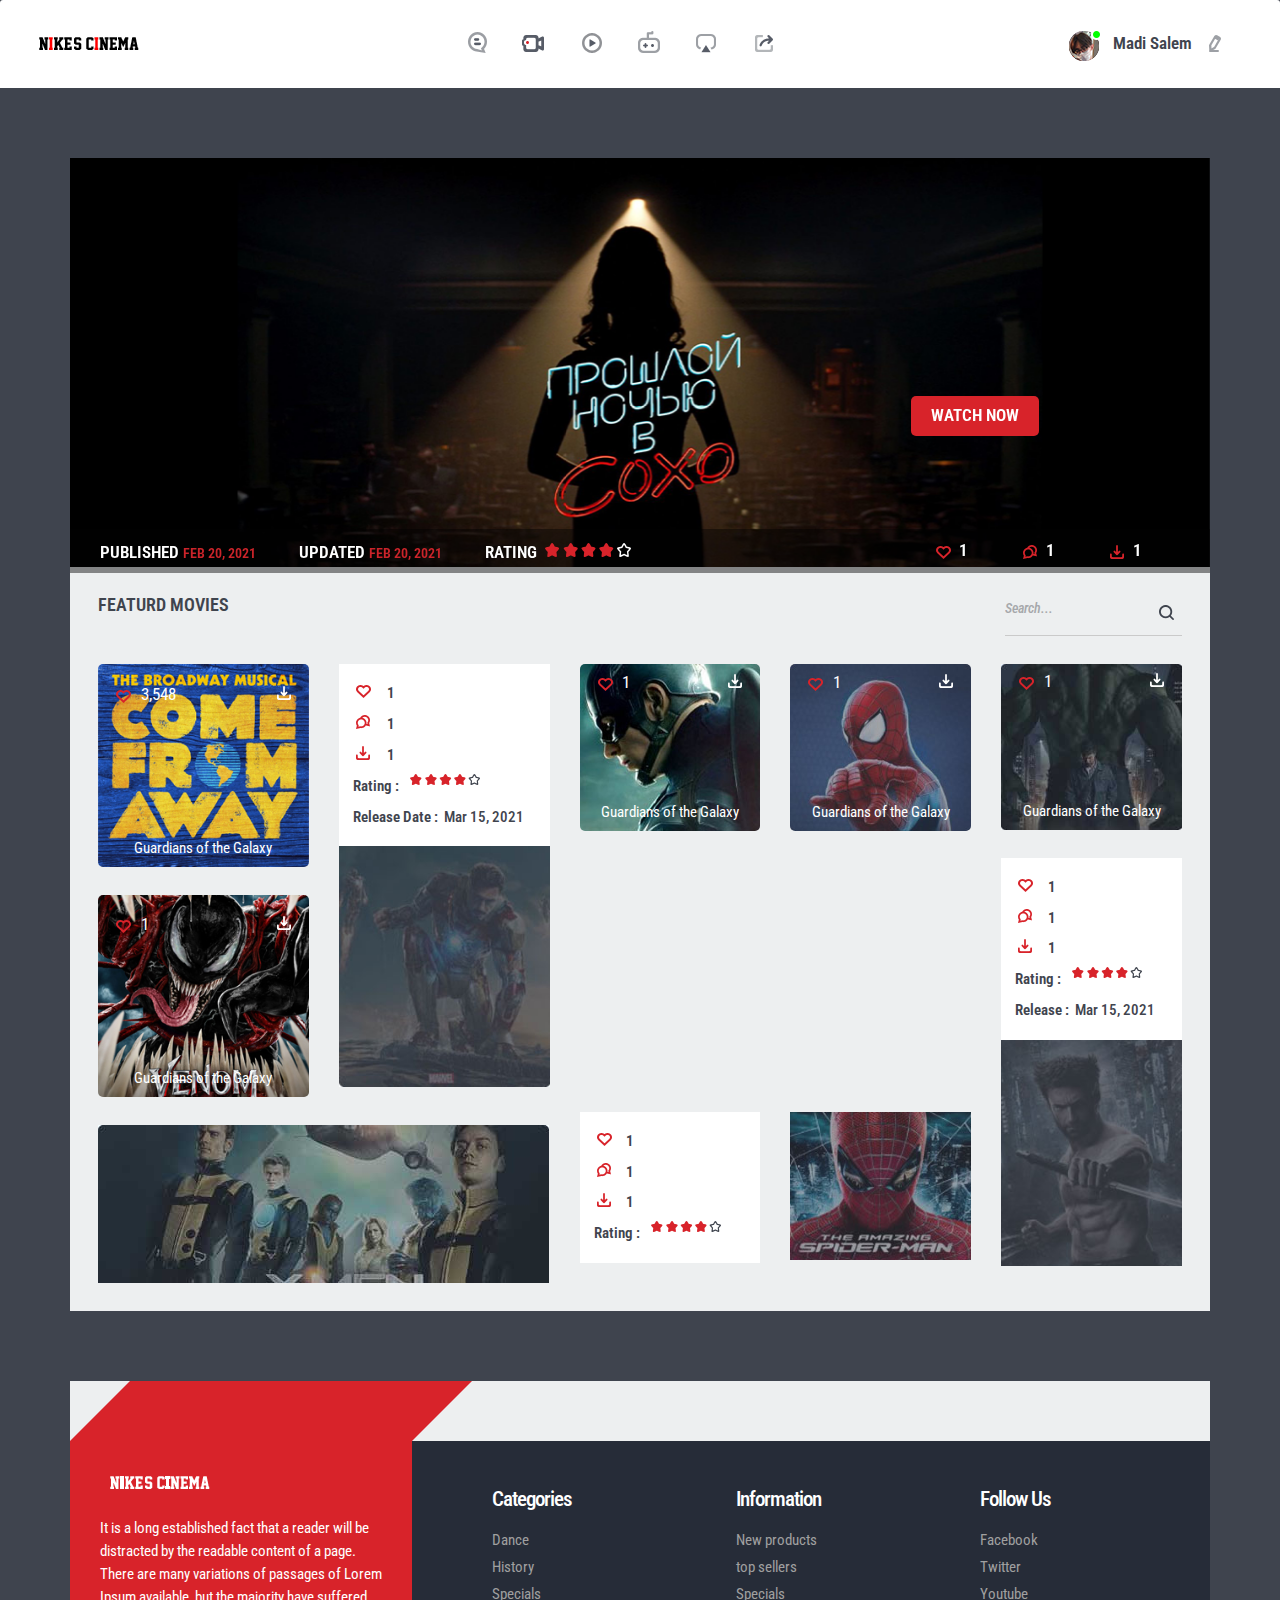
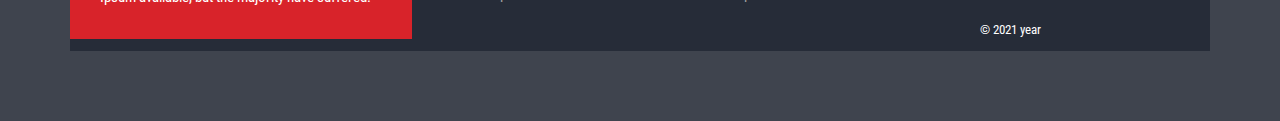
<file: index.html>
<html>
<head>
<title>Website</title>
<meta name="viewport" content="width=device-width, initial-scale=1">
<meta http-equiv="Content-Type" content="text/html; charset=utf-8" />
<meta name="keywords" content="Movie_store Responsive web template, Bootstrap Web Templates, Flat Web Templates, Andriod Compatible web template, 
Smartphone Compatible web template, free webdesigns for Nokia, Samsung, LG, SonyErricsson, Motorola web design" />
<script type="application/x-javascript"> addEventListener("load", function() { setTimeout(hideURLbar, 0); }, false); function hideURLbar(){ window.scrollTo(0,1); } </script>
<link href="css/bootstrap.css" rel='stylesheet' type='text/css' />
<link href="css/style.css" rel="stylesheet" type="text/css" media="all" />
<!-- start plugins -->
<script type="text/javascript" src="js/jquery-1.11.1.min.js"></script>
<script src="https://ajax.googleapis.com/ajax/libs/jquery/3.5.1/jquery.min.js"></script>
<link href='http://fonts.googleapis.com/css?family=Roboto+Condensed:100,200,300,400,500,600,700,800,900' rel='stylesheet' type='text/css'>
<script src="js/responsiveslides.min.js"></script>
<script>
    $(function () {
      $("#slider").responsiveSlides({
      	auto: true,
      	nav: true,
      	speed: 500,
        namespace: "callbacks",
        pager: true,
      });
    });
    $(function() {
	 let header = $('.header');
	  
	 $(window).scroll(function() {
	   if($(this).scrollTop() > 1) {
	    header.addClass('header_fixed');
	   } else {
	    header.removeClass('header_fixed');
	   }
	 });
	});
	$(function() {
 let header = $('.header');
 let hederHeight = header.height(); // вычисляем высоту шапки
  
 $(window).scroll(function() {
   if($(this).scrollTop() > 1) {
    header.addClass('header_fixed');
    $('body').css({
       'paddingTop': hederHeight+'px' // делаем отступ у body, равный высоте шапки
    });
   } else {
    header.removeClass('header_fixed');
    $('body').css({
     'paddingTop': 0 // удаляю отступ у body, равный высоте шапки
    })
   }
 });
});
</script>
</head>
<body>
<header>
	<div class="header_top">
		    <div class="col-sm-3 logo"><a href="index.html"><img src="images/logo.png" alt=""/></a></div>
		    <div class="col-sm-6 nav">
			  <ul>
				 <li> <span class="simptip-position-bottom simptip-movable" data-tooltip="comic"><a href="movie.html"> </a></span></li>
				 <li><span class="simptip-position-bottom simptip-movable" data-tooltip="movie"><a href="movie.html"> </a> </span></li>
				 <li><span class="simptip-position-bottom simptip-movable" data-tooltip="video"><a href="movie.html"> </a></span></li>
				 <li><span class="simptip-position-bottom simptip-movable" data-tooltip="game"><a href="movie.html"> </a></span></li>
				 <li><span class="simptip-position-bottom simptip-movable" data-tooltip="tv"><a href="movie.html"> </a></span></li>
				 <li><span class="simptip-position-bottom simptip-movable" data-tooltip="more"><a href="movie.html"> </a></span></li>
			 </ul>
			</div>
			<div class="col-sm-3 header_right">
			   <ul class="header_right_box">
				 <li><img src="images/p1.png" alt=""/></li>
				 <li><p><a href="login.html">Madi Salem</a></p></li>
				 <li class="last"><i class="edit"> </i></li>
				 <div class="clearfix"> </div>
			   </ul>
			</div>
			<div class="clearfix"> </div>
	      </div>
</header>
<div class="container">
	<div class="container_wrap">
	      <div class="slider">
	   <div class="callbacks_container">
	      <ul class="rslides" id="slider">
	        <li><img src="images/banner.jpg" class="img-responsive" alt=""/>
	        	<div class="button">
			      <a href="#" class="hvr-shutter-out-horizontal">Watch Now</a>
			    </div>
			</li>
	        <li><img src="images/banner1.jpg" class="img-responsive" alt=""/>
	        	<div class="button">
			      <a href="#" class="hvr-shutter-out-horizontal">Watch Now</a>
			    </div>
			</li>
	        <li><img src="images/banner2.jpg" class="img-responsive" alt=""/>
	        	<div class="button">
			      <a href="#" class="hvr-shutter-out-horizontal">Watch Now</a>
			    </div>
			</li>
	      </ul>
	    </div>
	    <div class="banner_desc">
			    	<div class="col-md-9">
			    		<ul class="list_1">
			    			<li>Published <span class="m_1">Feb 20, 2021</span></li>
			    			<li>Updated <span class="m_1">Feb 20, 2021</span></li>
			    			<li>Rating <span class="m_1"><img src="images/rating.png" alt=""/></span></li>
			    		</ul>
			    	</div>
			    	<div class="col-md-3 grid_1">
			    		<ul class="list_1 list_2">
			    			<li><i class="icon1"> </i><p>1</p></li>
			    			<li><i class="icon2"> </i><p>1</p></li>
			    			<li><i class="icon3"> </i><p>1</p></li>
			    		</ul>
			    	</div>
			    </div>
      </div>
      <div class="content">
      	<div class="box_1">
      	 <h1 class="m_2">Featurd Movies</h1>
      	 <div class="search">
		    <form>
				<input type="text" value="Search..." onfocus="this.value='';" onblur="if (this.value == '') {this.value ='';}">
				<input type="submit" value="">
		    </form>
		</div>
		<div class="clearfix"> </div>
		</div>
		<div class="box_2">
			<div class="col-md-5 grid_3">
			  <div class="row_1">
			  <div class="col-md-6 grid_4"><a href="single.html">
				  <div class="grid_2">
					<img src="images/pic1.jpg" class="img-responsive" alt=""/>
					<div class="caption1">
						<ul class="list_3">
				    		<li><i class="icon5"> </i><p>3,548</p></li>
				    	</ul>
				    	<i class="icon4"> </i>
				    	<p class="m_3">Guardians of the Galaxy</p>
					</div>
				   </div>
				   <div class="grid_2 col_1">
					<img src="images/pic2.jpg" class="img-responsive" alt=""/>
					<div class="caption1">
						<ul class="list_3">
				    		<li><i class="icon5"> </i><p>1</p></li>
				    	</ul>
				    	<i class="icon4"> </i>
				    	<p class="m_3">Guardians of the Galaxy</p>
					</div>
				   </div>
			   </a></div>
			   <div class="col-md-6 grid_7">
				   <div class="col_2">
				   	    <ul class="list_4">
			    			<li><i class="icon1"> </i><p>1</p></li>
			    			<li><i class="icon2"> </i><p>1</p></li>
			    			<li><i class="icon3"> </i><p>1</p></li>
			    			<li>Rating : &nbsp;&nbsp;<p><img src="images/rating1.png" alt=""/></p></li>
			    			<li>Release Date : &nbsp;<span class="m_4">Mar 15, 2021</span> </li>
			    			<div class="clearfix"> </div>
			    		</ul>
			    		<div class="m_5"><a href="single.html"><img src="images/pic3.jpg" class="img-responsive" alt=""/></a></div>
				   </div>
			 </div>
			   <div class="clearfix"> </div>
			   </div>
			   <div class="row_2">
			   	<a href="single.html"><img src="images/pic4.jpg" class="img-responsive" alt=""/></a>
			   </div>
			</div>
			<div class="col-md-5 content_right">
			 <div class="row_3">
			  <div class="col-md-6 content_right-box"><a href="single.html">
				<div class="grid_2">
				<img src="images/pic6.jpg" class="img-responsive" alt=""/>
				<div class="caption1">
						<ul class="list_5">
				    		<li><i class="icon5"> </i><p>1</p></li>
				    	</ul>
				    	<i class="icon4 icon6"> </i>
				    	<p class="m_3">Guardians of the Galaxy</p>
				</div>
			    </div>
			   </a></div>
			   <div class="col-md-6 grid_5"><a href="single.html">
				<div class="grid_2">
				<img src="images/pic7.jpg" class="img-responsive" alt=""/>
				<div class="caption1">
						<ul class="list_5">
				    		<li><i class="icon5"> </i><p>1</p></li>
				    	</ul>
				    	<i class="icon4 icon6"> </i>
				    	<p class="m_3">Guardians of the Galaxy</p>
				</div>
			    </div>
			   </a></div>
			   <div class="clearfix"> </div>
			   </div>
			   <div class="video">
			      <iframe width="100%" height="" src="https://www.youtube.com/embed/-FmWuCgJmxo" frameborder="0" allowfullscreen></iframe>
			  </div>
			  <div class="row_5">
			  	<div class="col-md-6">
					<div class="col_2">
				   	    <ul class="list_4">
			    			<li><i class="icon1"> </i><p>1</p></li>
			    			<li><i class="icon2"> </i><p>1</p></li>
			    			<li><i class="icon3"> </i><p>1</p></li>
			    			<li>Rating : &nbsp;&nbsp;<p><img src="images/rating1.png" alt=""></p></li>
			    			<div class="clearfix"> </div>
			    		</ul>
			    		
				   </div>
			   </div>
			   <div class="col-md-6 m_6"><a href="single.html">
				  <img src="images/pic8.jpg" class="img-responsive" alt=""/>
			   </a></div>
			  </div>
			</div>
			<div class="col-md-2 grid_6">
				<div class="m_7"><a href="single.html"><img src="images/pic9.jpg" class="img-responsive" alt=""/></a></div>
				<div class="caption1">
						<ul class="list_5">
				    		<li><i class="icon5"> </i><p>1</p></li>
				    	</ul>
				    	<i class="icon4 icon6"> </i>
				    	<p class="m_3">Guardians of the Galaxy</p>
				</div>
				<div class="col_2 col_3">
				   	    <ul class="list_4">
			    			<li><i class="icon1"> </i><p>1</p></li>
			    			<li><i class="icon2"> </i><p>1</p></li>
			    			<li><i class="icon3"> </i><p>1</p></li>
			    			<li>Rating : &nbsp;&nbsp;<p><img src="images/rating1.png" alt=""></p></li>
			    			<li>Release : &nbsp;<span class="m_4">Mar 15, 2021</span> </li>
			    			<div class="clearfix"> </div>
			    		</ul>
			    		<div class="m_8"><a href="single.html"><img src="images/pic10.jpg" class="img-responsive" alt=""/></a></div>
			    </div>
			</div>
			<div class="clearfix"> </div>
		</div>
      </div>
   </div>
 </div>
 
<div class="container"> 
 <footer id="footer">
 	<div id="footer-3d">
		<div class="gp-container">
			<span class="first-widget-bend"></span>
		</div>		
	</div>
    <div id="footer-widgets" class="gp-footer-larger-first-col">
		<div class="gp-container">
            <div class="footer-widget footer-1">
            	<div class="wpb_wrapper">
					<img src="images/f_logo.png" alt=""/>
				</div> 
	          <br>
	          <p>It is a long established fact that a reader will be distracted by the readable content of a page.</p>
			  <p class="text">There are many variations of passages of Lorem Ipsum available, but the majority have suffered.</p>
			 </div>
			 <div class="footer_box">
			  <div class="col_1_of_3 span_1_of_3">
					<h3>Categories</h3>
					<ul class="first">
						<li><a href="#">Dance</a></li>
						<li><a href="#">History</a></li>
						<li><a href="#">Specials</a></li>
					</ul>
		     </div>
		     <div class="col_1_of_3 span_1_of_3">
					<h3>Information</h3>
					<ul class="first">
						<li><a href="#">New products</a></li>
						<li><a href="#">top sellers</a></li>
						<li><a href="#">Specials</a></li>
					</ul>
		     </div>
		     <div class="col_1_of_3 span_1_of_3">
					<h3>Follow Us</h3>
					<ul class="first">
						<li><a href="https://vk.com/nikesenpai">Facebook</a></li>
						<li><a href="https://vk.com/nikesenpai">Twitter</a></li>
						<li><a href="https://vk.com/nikesenpai">Youtube</a></li>
					</ul>
					<div class="copy">
				      <p>&copy; 2021 year</p>
			        </div>
		     </div>
		    <div class="clearfix"> </div>
	        </div>
	        <div class="clearfix"> </div>
		</div>
	</div>
  </footer>
</div>		
</body>
</html>
</file>
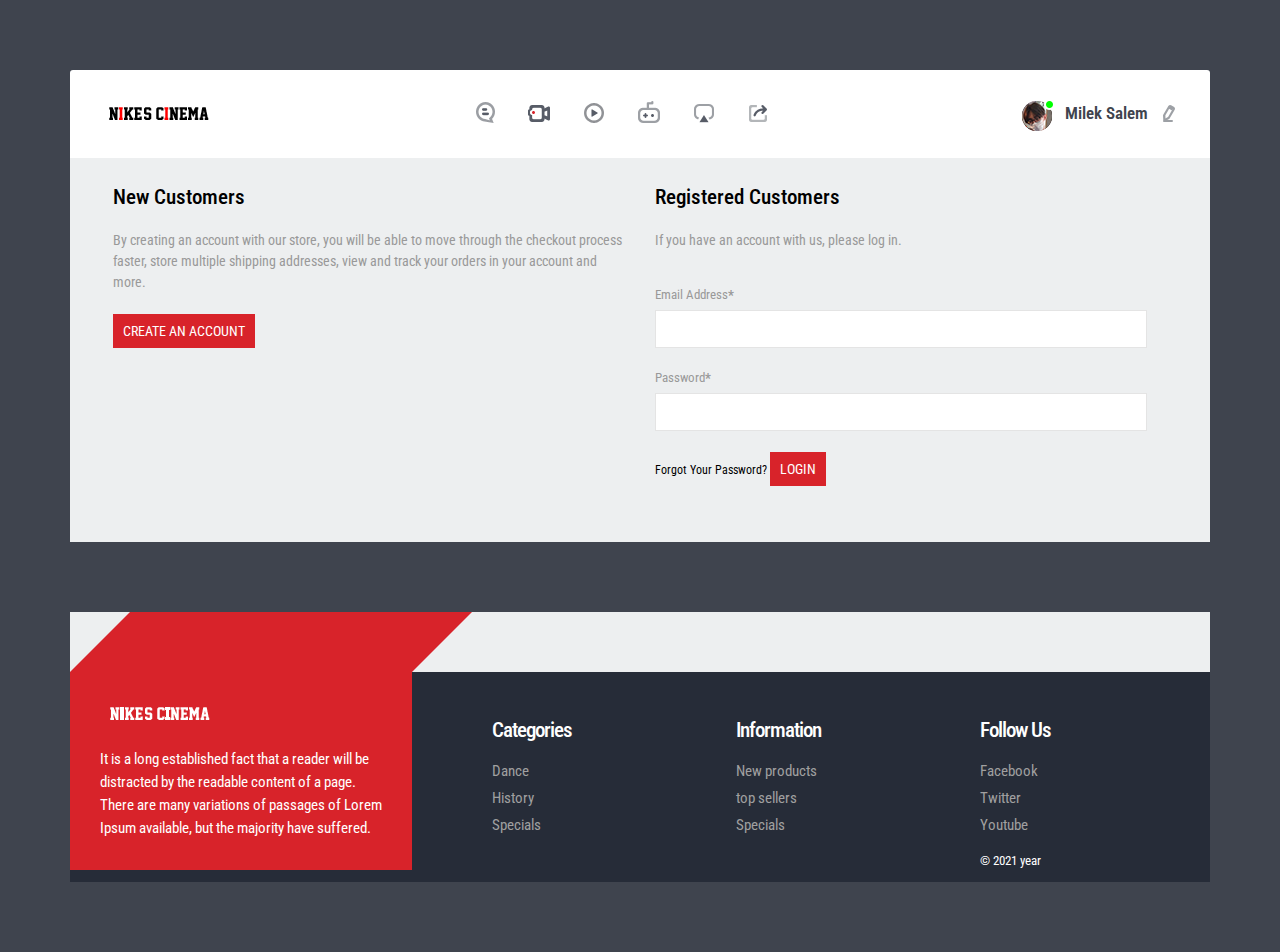
<file: login.html>
<html>
<head>
<title>Website</title>
<meta name="viewport" content="width=device-width, initial-scale=1">
<meta http-equiv="Content-Type" content="text/html; charset=utf-8" />
<meta name="keywords" content="Movie_store Responsive web template, Bootstrap Web Templates, Flat Web Templates, Andriod Compatible web template, 
Smartphone Compatible web template, free webdesigns for Nokia, Samsung, LG, SonyErricsson, Motorola web design" />
<script type="application/x-javascript"> addEventListener("load", function() { setTimeout(hideURLbar, 0); }, false); function hideURLbar(){ window.scrollTo(0,1); } </script>
<link href="css/bootstrap.css" rel='stylesheet' type='text/css' />
<link href="css/style.css" rel="stylesheet" type="text/css" media="all" />
<!-- start plugins -->
<script type="text/javascript" src="js/jquery-1.11.1.min.js"></script>
<link href='http://fonts.googleapis.com/css?family=Roboto+Condensed:100,200,300,400,500,600,700,800,900' rel='stylesheet' type='text/css'>
</head>
<body>
<div class="container">
	<div class="container_wrap">
		<div class="header_top">
		    <div class="col-sm-3 logo"><a href="index.html"><img src="images/logo.png" alt=""/></a></div>
		    <div class="col-sm-6 nav">
			  <ul>
				 <li> <span class="simptip-position-bottom simptip-movable" data-tooltip="comic"><a href="movie.html"> </a></span></li>
				 <li><span class="simptip-position-bottom simptip-movable" data-tooltip="movie"><a href="movie.html"> </a> </span></li>
				 <li><span class="simptip-position-bottom simptip-movable" data-tooltip="video"><a href="movie.html"> </a></span></li>
				 <li><span class="simptip-position-bottom simptip-movable" data-tooltip="game"><a href="movie.html"> </a></span></li>
				 <li><span class="simptip-position-bottom simptip-movable" data-tooltip="tv"><a href="movie.html"> </a></span></li>
				 <li><span class="simptip-position-bottom simptip-movable" data-tooltip="more"><a href="movie.html"> </a></span></li>
			 </ul>
			</div>
			<div class="col-sm-3 header_right">
			   <ul class="header_right_box">
				 <li><img src="images/p1.png" alt=""/></li>
				 <li><p><a href="login.html">Milek Salem</a></p></li>
				 <li class="last"><i class="edit"> </i></li>
				 <div class="clearfix"> </div>
			   </ul>
			</div>
			<div class="clearfix"> </div>
	      </div>
	      <div class="content">
      	     <div class="register">
			   <div class="col-md-6 login-left">
			  	 <h3>New Customers</h3>
				 <p>By creating an account with our store, you will be able to move through the checkout process faster, store multiple shipping addresses, view and track your orders in your account and more.</p>
				 <a class="acount-btn" href="register.html">Create an Account</a>
			   </div>
			   <div class="col-md-6 login-right">
			  	<h3>Registered Customers</h3>
				<p>If you have an account with us, please log in.</p>
				<form>
				  <div>
					<span>Email Address<label>*</label></span>
					<input type="text"> 
				  </div>
				  <div>
					<span>Password<label>*</label></span>
					<input type="text"> 
				  </div>
				  <a class="forgot" href="#">Forgot Your Password?</a>
				  <input type="submit" value="Login">
			    </form>
			   </div>	
			   <div class="clearfix"> </div>
		     </div>
           </div>
    </div>
</div>
<div class="container"> 
 <footer id="footer">
 	<div id="footer-3d">
		<div class="gp-container">
			<span class="first-widget-bend"> </span>
		</div>		
	</div>
    <div id="footer-widgets" class="gp-footer-larger-first-col">
		<div class="gp-container">
            <div class="footer-widget footer-1">
            	<div class="wpb_wrapper">
					<img src="images/f_logo.png" alt=""/>
				</div> 
	          <br>
	          <p>It is a long established fact that a reader will be distracted by the readable content of a page.</p>
			  <p class="text">There are many variations of passages of Lorem Ipsum available, but the majority have suffered.</p>
			 </div>
			 <div class="footer_box">
			  <div class="col_1_of_3 span_1_of_3">
					<h3>Categories</h3>
					<ul class="first">
						<li><a href="#">Dance</a></li>
						<li><a href="#">History</a></li>
						<li><a href="#">Specials</a></li>
					</ul>
		     </div>
		     <div class="col_1_of_3 span_1_of_3">
					<h3>Information</h3>
					<ul class="first">
						<li><a href="#">New products</a></li>
						<li><a href="#">top sellers</a></li>
						<li><a href="#">Specials</a></li>
					</ul>
		     </div>
		     <div class="col_1_of_3 span_1_of_3">
					<h3>Follow Us</h3>
					<ul class="first">
						<li><a href="#">Facebook</a></li>
						<li><a href="#">Twitter</a></li>
						<li><a href="#">Youtube</a></li>
					</ul>
					<div class="copy">
				      <p>&copy; 2021 year</a></p>
			        </div>
		     </div>
		    <div class="clearfix"> </div>
	        </div>
	        <div class="clearfix"> </div>
		</div>
	</div>
  </footer>
</div>		
</body>
</html>
</file>
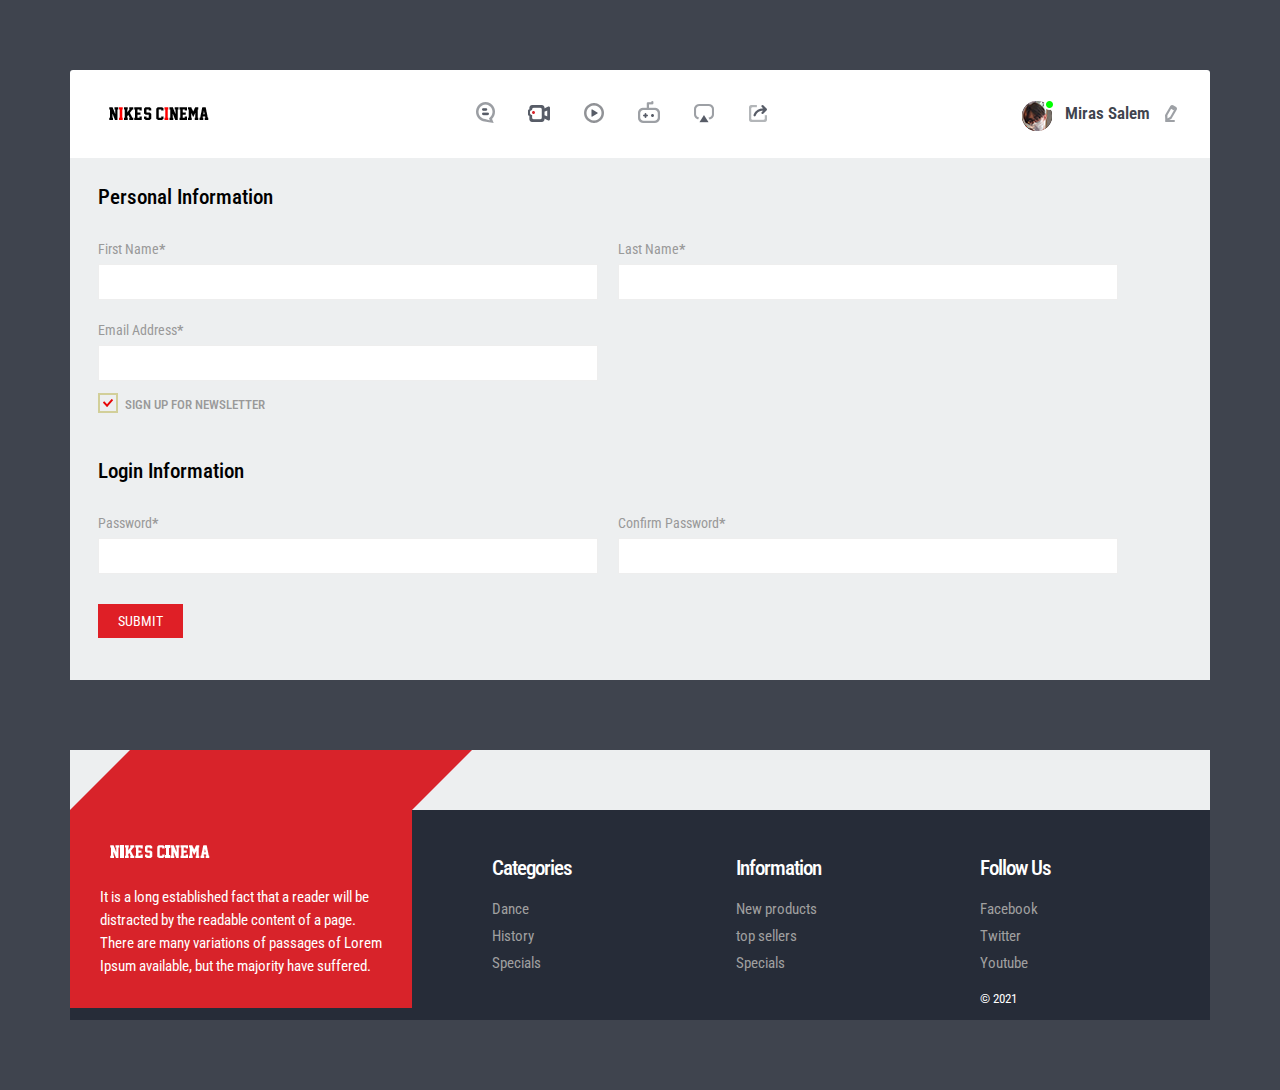
<file: register.html>
<html>
<head>
<title>Website</title>
<meta name="viewport" content="width=device-width, initial-scale=1">
<meta http-equiv="Content-Type" content="text/html; charset=utf-8" />
<meta name="keywords" content="Movie_store Responsive web template, Bootstrap Web Templates, Flat Web Templates, Andriod Compatible web template, 
Smartphone Compatible web template, free webdesigns for Nokia, Samsung, LG, SonyErricsson, Motorola web design" />
<script type="application/x-javascript"> addEventListener("load", function() { setTimeout(hideURLbar, 0); }, false); function hideURLbar(){ window.scrollTo(0,1); } </script>
<link href="css/bootstrap.css" rel='stylesheet' type='text/css' />
<link href="css/style.css" rel="stylesheet" type="text/css" media="all" />
<!-- start plugins -->
<script type="text/javascript" src="js/jquery-1.11.1.min.js"></script>
<link href='http://fonts.googleapis.com/css?family=Roboto+Condensed:100,200,300,400,500,600,700,800,900' rel='stylesheet' type='text/css'>
</head>
<body>
<div class="container">
	<div class="container_wrap">
		<div class="header_top">
		    <div class="col-sm-3 logo"><a href="index.html"><img src="images/logo.png" alt=""/></a></div>
		    <div class="col-sm-6 nav">
			  <ul>
				 <li> <span class="simptip-position-bottom simptip-movable" data-tooltip="comic"><a href="movie.html"> </a></span></li>
				 <li><span class="simptip-position-bottom simptip-movable" data-tooltip="movie"><a href="movie.html"> </a> </span></li>
				 <li><span class="simptip-position-bottom simptip-movable" data-tooltip="video"><a href="movie.html"> </a></span></li>
				 <li><span class="simptip-position-bottom simptip-movable" data-tooltip="game"><a href="movie.html"> </a></span></li>
				 <li><span class="simptip-position-bottom simptip-movable" data-tooltip="tv"><a href="movie.html"> </a></span></li>
				 <li><span class="simptip-position-bottom simptip-movable" data-tooltip="more"><a href="movie.html"> </a></span></li>
			 </ul>
			</div>
			<div class="col-sm-3 header_right">
			   <ul class="header_right_box">
				 <li><img src="images/p1.png" alt=""/></li>
				 <li><p><a href="login.html">Miras Salem</a></p></li>
				 <li class="last"><i class="edit"> </i></li>
				 <div class="clearfix"> </div>
			   </ul>
			</div>
			<div class="clearfix"> </div>
	      </div>
	      <div class="content">
      	     <div class="register">
		  	  <form> 
				 <div class="register-top-grid">
					<h3>Personal Information</h3>
					 <div>
						<span>First Name<label>*</label></span>
						<input type="text"> 
					 </div>
					 <div>
						<span>Last Name<label>*</label></span>
						<input type="text"> 
					 </div>
					 <div>
						 <span>Email Address<label>*</label></span>
						 <input type="text"> 
					 </div>
					 <div class="clearfix"> </div>
					   <a class="news-letter" href="#">
						 <label class="checkbox"><input type="checkbox" name="checkbox" checked=""><i> </i>Sign Up for Newsletter</label>
					   </a>
					 </div>
				     <div class="register-bottom-grid">
						    <h3>Login Information</h3>
							 <div>
								<span>Password<label>*</label></span>
								<input type="text">
							 </div>
							 <div>
								<span>Confirm Password<label>*</label></span>
								<input type="text">
							 </div>
							 <div class="clearfix"> </div>
					 </div>
				</form>
				<div class="clearfix"> </div>
				<div class="register-but">
				   <form>
					   <input type="submit" value="submit">
					   <div class="clearfix"> </div>
				   </form>
				</div>
		   </div>
           </div>
    </div>
</div>
<div class="container"> 
 <footer id="footer">
 	<div id="footer-3d">
		<div class="gp-container">
			<span class="first-widget-bend"> </span>
		</div>		
	</div>
    <div id="footer-widgets" class="gp-footer-larger-first-col">
		<div class="gp-container">
            <div class="footer-widget footer-1">
            	<div class="wpb_wrapper">
					<img src="images/f_logo.png" alt=""/>
				</div> 
	          <br>
	          <p>It is a long established fact that a reader will be distracted by the readable content of a page.</p>
			  <p class="text">There are many variations of passages of Lorem Ipsum available, but the majority have suffered.</p>
			 </div>
			 <div class="footer_box">
			  <div class="col_1_of_3 span_1_of_3">
					<h3>Categories</h3>
					<ul class="first">
						<li><a href="#">Dance</a></li>
						<li><a href="#">History</a></li>
						<li><a href="#">Specials</a></li>
					</ul>
		     </div>
		     <div class="col_1_of_3 span_1_of_3">
					<h3>Information</h3>
					<ul class="first">
						<li><a href="#">New products</a></li>
						<li><a href="#">top sellers</a></li>
						<li><a href="#">Specials</a></li>
					</ul>
		     </div>
		     <div class="col_1_of_3 span_1_of_3">
					<h3>Follow Us</h3>
					<ul class="first">
						<li><a href="#">Facebook</a></li>
						<li><a href="#">Twitter</a></li>
						<li><a href="#">Youtube</a></li>
					</ul>
					<div class="copy">
				      <p>&copy; 2021</p>
			        </div>
		     </div>
		    <div class="clearfix"> </div>
	        </div>
	        <div class="clearfix"> </div>
		</div>
	</div>
  </footer>
</div>		
</body>
</html>
</file>
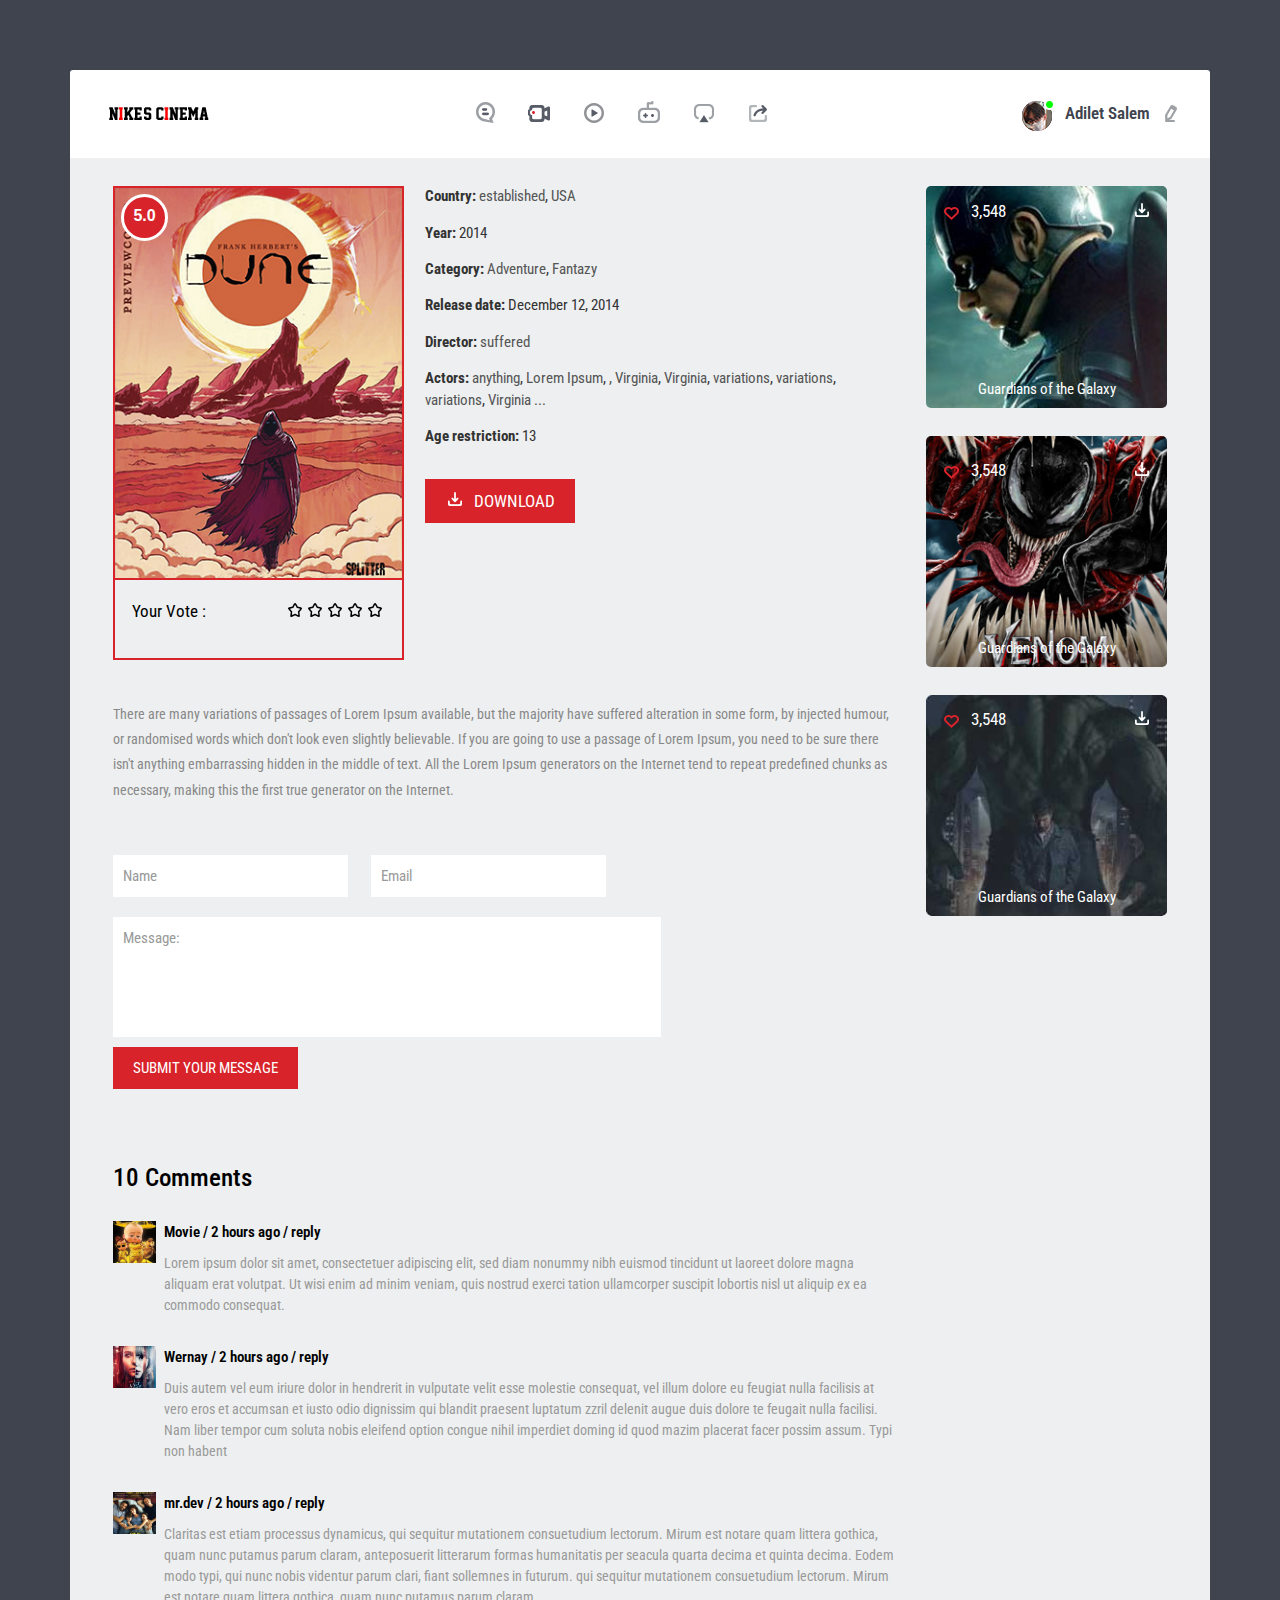
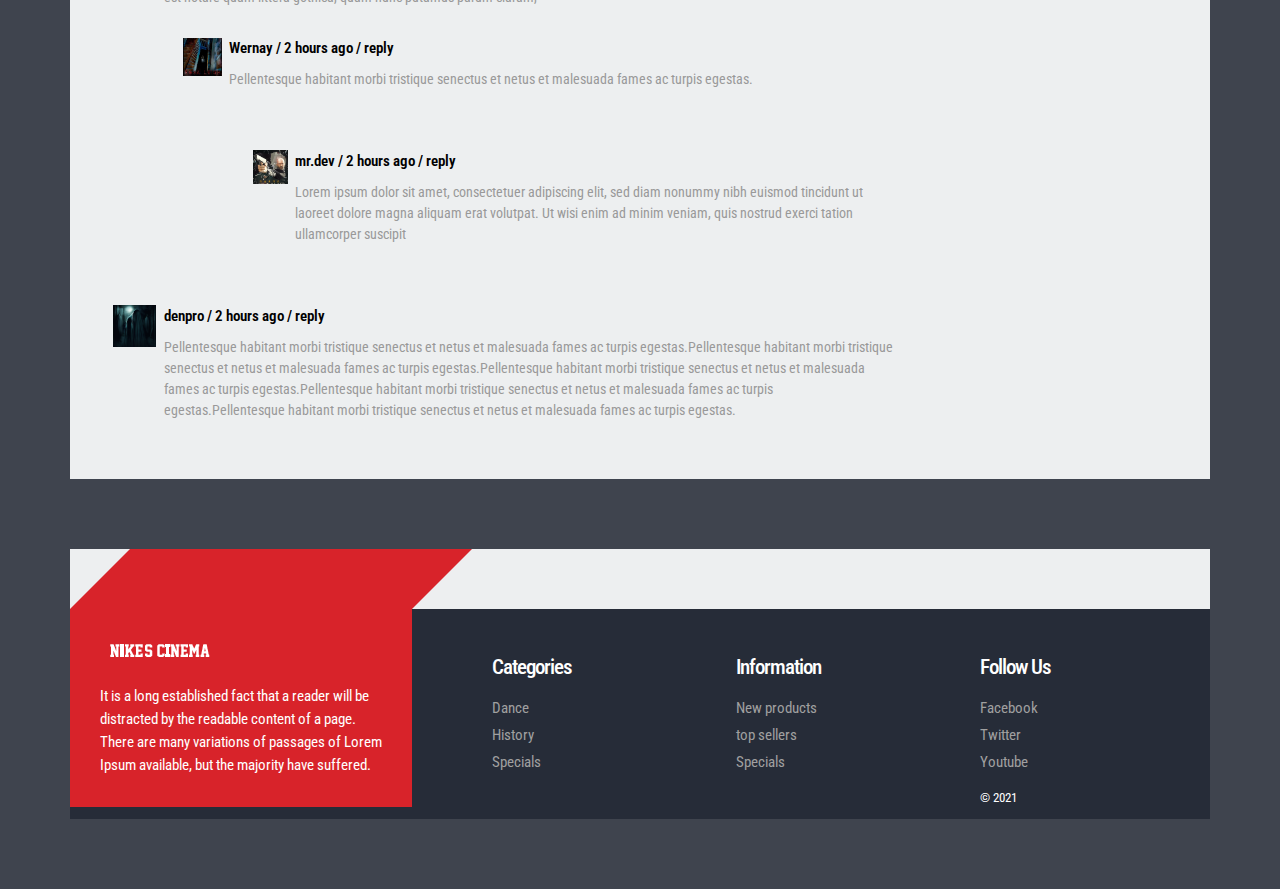
<file: single.html>
<html>
<head>
<title>Movie_store A Entertainment Category Flat Bootstarp Resposive Website Template | Single :: w3layouts</title>
<meta name="viewport" content="width=device-width, initial-scale=1">
<meta http-equiv="Content-Type" content="text/html; charset=utf-8" />
<meta name="keywords" content="Movie_store Responsive web template, Bootstrap Web Templates, Flat Web Templates, Andriod Compatible web template, 
Smartphone Compatible web template, free webdesigns for Nokia, Samsung, LG, SonyErricsson, Motorola web design" />
<script type="application/x-javascript"> addEventListener("load", function() { setTimeout(hideURLbar, 0); }, false); function hideURLbar(){ window.scrollTo(0,1); } </script>
<link href="css/bootstrap.css" rel='stylesheet' type='text/css' />
<link href="css/style.css" rel="stylesheet" type="text/css" media="all" />
<!-- start plugins -->
<script type="text/javascript" src="js/jquery-1.11.1.min.js"></script>
<link href='http://fonts.googleapis.com/css?family=Roboto+Condensed:100,200,300,400,500,600,700,800,900' rel='stylesheet' type='text/css'>
</head>
<body>
<div class="container">
	<div class="container_wrap">
		<div class="header_top">
		    <div class="col-sm-3 logo"><a href="index.html"><img src="images/logo.png" alt=""/></a></div>
		    <div class="col-sm-6 nav">
			  <ul>
				 <li> <span class="simptip-position-bottom simptip-movable" data-tooltip="comic"><a href="movie.html"> </a></span></li>
				 <li><span class="simptip-position-bottom simptip-movable" data-tooltip="movie"><a href="movie.html"> </a> </span></li>
				 <li><span class="simptip-position-bottom simptip-movable" data-tooltip="video"><a href="movie.html"> </a></span></li>
				 <li><span class="simptip-position-bottom simptip-movable" data-tooltip="game"><a href="movie.html"> </a></span></li>
				 <li><span class="simptip-position-bottom simptip-movable" data-tooltip="tv"><a href="movie.html"> </a></span></li>
				 <li><span class="simptip-position-bottom simptip-movable" data-tooltip="more"><a href="movie.html"> </a></span></li>
			 </ul>
			</div>
			<div class="col-sm-3 header_right">
			   <ul class="header_right_box">
				 <li><img src="images/p1.png" alt=""/></li>
				 <li><p><a href="login.html">Adilet Salem</a></p></li>
				 <li class="last"><i class="edit"> </i></li>
				 <div class="clearfix"> </div>
			   </ul>
			</div>
			<div class="clearfix"> </div>
	      </div>
	   <div class="content">
      	   <div class="movie_top">
      	         <div class="col-md-9 movie_box">
                        <div class="grid images_3_of_2">
                        	<div class="movie_image">
                                <span class="movie_rating">5.0</span>
                                <img src="images/single.jpg" class="img-responsive" alt=""/>
                            </div>
                            <div class="movie_rate">
                            	<div class="rating_desc"><p>Your Vote :</p></div>
                            	<form action="" class="sky-form">
							     <fieldset>					
								   <section>
								     <div class="rating">
										<input type="radio" name="stars-rating" id="stars-rating-5">
										<label for="stars-rating-5"><i class="icon-star"></i></label>
										<input type="radio" name="stars-rating" id="stars-rating-4">
										<label for="stars-rating-4"><i class="icon-star"></i></label>
										<input type="radio" name="stars-rating" id="stars-rating-3">
										<label for="stars-rating-3"><i class="icon-star"></i></label>
										<input type="radio" name="stars-rating" id="stars-rating-2">
										<label for="stars-rating-2"><i class="icon-star"></i></label>
										<input type="radio" name="stars-rating" id="stars-rating-1">
										<label for="stars-rating-1"><i class="icon-star"></i></label>
									 </div>
								  </section>
							    </fieldset>
						  	   </form>
						  	   <div class="clearfix"> </div>
                            </div>
                        </div>
                        <div class="desc1 span_3_of_2">
                        	<p class="movie_option"><strong>Country: </strong><a href="#">established</a>, <a href="#">USA</a></p>
                        	<p class="movie_option"><strong>Year: </strong>2014</p>
                        	<p class="movie_option"><strong>Category: </strong><a href="#">Adventure</a>, <a href="#">Fantazy</a></p>
                        	<p class="movie_option"><strong>Release date: </strong>December 12, 2014</p>
                        	<p class="movie_option"><strong>Director: </strong><a href="#">suffered </a></p>
                        	<p class="movie_option"><strong>Actors: </strong><a href="#">anything</a>, <a href="#">Lorem Ipsum</a>, <a href="#" discovered</a>, <a href="#"> Virginia</a>, <a href="#"> Virginia</a>, <a href="#">variations</a>, <a href="#">variations</a>, <a href="#">variations</a>, <a href="#"> Virginia</a> <a href="#">...</a></p>
                            <p class="movie_option"><strong>Age restriction: </strong>13</p> 
                            <div class="down_btn"><a class="btn1" href="#"><span> </span>Download</a></div>
                         </div>
                        <div class="clearfix"> </div>
                        <p class="m_4">There are many variations of passages of Lorem Ipsum available, but the majority have suffered alteration in some form, by injected humour, or randomised words which don't look even slightly believable. If you are going to use a passage of Lorem Ipsum, you need to be sure there isn't anything embarrassing hidden in the middle of text. All the Lorem Ipsum generators on the Internet tend to repeat predefined chunks as necessary, making this the first true generator on the Internet.</p>
		                <form method="post" action="contact-post.html">
							<div class="to">
		                     	<input type="text" class="text" value="Name" onfocus="this.value = '';" onblur="if (this.value == '') {this.value = 'Name';}">
							 	<input type="text" class="text" value="Email" onfocus="this.value = '';" onblur="if (this.value == '') {this.value = 'Email';}" style="margin-left:3%">
							</div>
							<div class="text">
			                   <textarea value="Message:" onfocus="this.value = '';" onblur="if (this.value == '') {this.value = 'Message';}">Message:</textarea>
			                </div>
			                <div class="form-submit1">
					           <input name="submit" type="submit" id="submit" value="Submit Your Message"><br>
					        </div>
							<div class="clearfix"></div>
                 		</form>
		                <div class="single">
		                <h1>10 Comments</h1>
		                <ul class="single_list">
					        <li>
					            <div class="preview"><a href="#"><img src="images/2.jpg" class="img-responsive" alt=""></a></div>
					            <div class="data">
					                <div class="title">Movie  /  2 hours ago  /  <a href="#">reply</a></div>
					                <p>Lorem ipsum dolor sit amet, consectetuer adipiscing elit, sed diam nonummy nibh euismod tincidunt ut laoreet dolore magna aliquam erat volutpat. Ut wisi enim ad minim veniam, quis nostrud exerci tation ullamcorper suscipit lobortis nisl ut aliquip ex ea commodo consequat.</p>
					            </div>
					            <div class="clearfix"></div>
					        </li>
					         <li>
					            <div class="preview"><a href="#"><img src="images/3.jpg" class="img-responsive" alt=""></a></div>
					            <div class="data">
					                <div class="title">Wernay  /  2 hours ago  /  <a href="#">reply</a></div>
					                <p>Duis autem vel eum iriure dolor in hendrerit in vulputate velit esse molestie consequat, vel illum dolore eu feugiat nulla facilisis at vero eros et accumsan et iusto odio dignissim qui blandit praesent luptatum zzril delenit augue duis dolore te feugait nulla facilisi. Nam liber tempor cum soluta nobis eleifend option congue nihil imperdiet doming id quod mazim placerat facer possim assum. Typi non habent </p>
					            </div>
					            <div class="clearfix"></div>
					        </li>
					         <li>
					            <div class="preview"><a href="#"><img src="images/4.jpg" class="img-responsive" alt=""></a></div>
					            <div class="data">
					                <div class="title">mr.dev  /  2 hours ago  /  <a href="#">reply</a></div>
					                <p>Claritas est etiam processus dynamicus, qui sequitur mutationem consuetudium lectorum. Mirum est notare quam littera gothica, quam nunc putamus parum claram, anteposuerit litterarum formas humanitatis per seacula quarta decima et quinta decima. Eodem modo typi, qui nunc nobis videntur parum clari, fiant sollemnes in futurum. qui sequitur mutationem consuetudium lectorum. Mirum est notare quam littera gothica, quam nunc putamus parum claram,</p>
					            </div>
					           <div class="clearfix"></div>
					        </li>
					     	<li class="middle">
					            <div class="preview"><a href="#"><img src="images/5.jpg" class="img-responsive" alt=""></a></div>
					            <div class="data-middle">
					                <div class="title">Wernay  /  2 hours ago  /  <a href="#">reply</a></div>
					                <p>Pellentesque habitant morbi tristique senectus et netus et malesuada fames ac turpis egestas.</p>
					            </div>
					            <div class="clearfix"></div>
					        </li>
					        <li class="last-comment">
					            <div class="preview"><a href="#"><img src="images/6.jpg" class="img-responsive" alt=""></a></div>
					            <div class="data-last">
					                <div class="title">mr.dev  /  2 hours ago  /  <a href="#">reply</a></div>
					                <p>Lorem ipsum dolor sit amet, consectetuer adipiscing elit, sed diam nonummy nibh euismod tincidunt ut laoreet dolore magna aliquam erat volutpat. Ut wisi enim ad minim veniam, quis nostrud exerci tation ullamcorper suscipit </p>
					            </div>
					            <div class="clearfix"></div>
					        </li>
					         <li>
					            <div class="preview"><a href="#"><img src="images/7.jpg" class="img-responsive" alt=""></a></div>
					            <div class="data">
					                <div class="title">denpro  /  2 hours ago  /  <a href="#">reply</a></div>
					                <p>Pellentesque habitant morbi tristique senectus et netus et malesuada fames ac turpis egestas.Pellentesque habitant morbi tristique senectus et netus et malesuada fames ac turpis egestas.Pellentesque habitant morbi tristique senectus et netus et malesuada fames ac turpis egestas.Pellentesque habitant morbi tristique senectus et netus et malesuada fames ac turpis egestas.Pellentesque habitant morbi tristique senectus et netus et malesuada fames ac turpis egestas.</p>
					            </div>
					            <div class="clearfix"></div>
					        </li>
			  			</ul>
                      </div>
                      </div>
                      <div class="col-md-3">
                      	<div class="movie_img"><div class="grid_2">
							<img src="images/pic6.jpg" class="img-responsive" alt="">
							<div class="caption1">
									<ul class="list_5 list_7">
							    		<li><i class="icon5"> </i><p>3,548</p></li>
							    	</ul>
							    	<i class="icon4 icon6 icon7"> </i>
							    	<p class="m_3">Guardians of the Galaxy</p>
							</div>
						    </div>
						   </div>
                      	  <div class="grid_2 col_1">
							<img src="images/pic2.jpg" class="img-responsive" alt="">
							<div class="caption1">
								<ul class="list_3 list_7">
						    		<li><i class="icon5"> </i><p>3,548</p></li>
						    	</ul>
						    	<i class="icon4 icon7"> </i>
						    	<p class="m_3">Guardians of the Galaxy</p>
							</div>
						   </div>
						    <div class="grid_2 col_1">
							<img src="images/pic9.jpg" class="img-responsive" alt="">
							<div class="caption1">
								<ul class="list_3 list_7">
						    		<li><i class="icon5"> </i><p>3,548</p></li>
						    	</ul>
						    	<i class="icon4 icon7"> </i>
						    	<p class="m_3">Guardians of the Galaxy</p>
							</div>
						   </div>
		               </div> 
                      <div class="clearfix"> </div>
                  </div>
           </div>
    </div>
</div>
<div class="container"> 
 <footer id="footer">
 	<div id="footer-3d">
		<div class="gp-container">
			<span class="first-widget-bend"> </span>
		</div>		
	</div>
    <div id="footer-widgets" class="gp-footer-larger-first-col">
		<div class="gp-container">
            <div class="footer-widget footer-1">
            	<div class="wpb_wrapper">
					<img src="images/f_logo.png" alt=""/>
				</div> 
	          <br>
	          <p>It is a long established fact that a reader will be distracted by the readable content of a page.</p>
			  <p class="text">There are many variations of passages of Lorem Ipsum available, but the majority have suffered.</p>
			 </div>
			 <div class="footer_box">
			  <div class="col_1_of_3 span_1_of_3">
					<h3>Categories</h3>
					<ul class="first">
						<li><a href="#">Dance</a></li>
						<li><a href="#">History</a></li>
						<li><a href="#">Specials</a></li>
					</ul>
		     </div>
		     <div class="col_1_of_3 span_1_of_3">
					<h3>Information</h3>
					<ul class="first">
						<li><a href="#">New products</a></li>
						<li><a href="#">top sellers</a></li>
						<li><a href="#">Specials</a></li>
					</ul>
		     </div>
		     <div class="col_1_of_3 span_1_of_3">
					<h3>Follow Us</h3>
					<ul class="first">
						<li><a href="#">Facebook</a></li>
						<li><a href="#">Twitter</a></li>
						<li><a href="#">Youtube</a></li>
					</ul>
					<div class="copy">
				      <p>&copy; 2021</p>
			        </div>
		     </div>
		    <div class="clearfix"> </div>
	        </div>
	        <div class="clearfix"> </div>
		</div>
	</div>
  </footer>
</div>		
</body>
</html>
</file>
<file: css/style.css>
h4, h5, h6,
h1, h2, h3 {margin-top: 0;}
ul, ol {margin: 0;}
p {margin: 0;}
html, body{
	font-family: 'Roboto Condensed', sans-serif;
	background:#3f444e;
}
.header {
  width: 100%;
  background: #fff;
  padding: 15px 0;
  z-index: 100;
  -webkit-box-shadow: 0 5px 25px rgba(0, 0, 0, 0.15);
          box-shadow: 0 5px 25px rgba(0, 0, 0, 0.15);
}
.header__inner {
  width: 100%;
  max-width: 1200px;
  margin: 0 auto;
  display: -webkit-box;
  display: -ms-flexbox;
  display: flex;
  -ms-flex-wrap: wrap;
      flex-wrap: wrap;
  -webkit-box-pack: justify;
      -ms-flex-pack: justify;
          justify-content: space-between;
  padding: 0 15px;
}
.header_fixed {
  position: fixed;
  left: 0;
  top: 0;
}
body a{
	transition:0.5s all;
	-webkit-transition:0.5s all;
	-moz-transition:0.5s all;
	-o-transition:0.5s all;
	-ms-transition:0.5s all;
}
.container_wrap{
	padding:5em 0;
}
.header_top{
	background: #fff;
padding:2em 1em 1.8em;
border-top-left-radius: 3px;
-webkit-border-top-left-radius: 3px;
-moz-border-top-left-radius: 3px;
-o-border-top-left-radius: 3px;
border-top-right-radius: 3px;
-webkit-border-top-right-radius: 3px;
-moz-border-top-right-radius: 3px;
-o-border-top-right-radius: 3px;
}
.logo{
	margin-top: 4px;
}
/*---social-icons-----*/
.nav {
	text-align:center;
	
}
.nav ul{
	padding:0;
	margin:0;
	list-style:none;
}
.nav li{
	
	margin: 0px 4% 0px 0;
	display:inline-block;
}
.nav li a {
	height:30px;
	width:30px;
	display: block;
}
.nav li a:hover {
	zoom: 1;
	filter: alpha(opacity=50);
	opacity: 0.8;
	-webkit-transition: opacity .15s ease-in-out;
	-moz-transition: opacity .15s ease-in-out;
	-ms-transition: opacity .15s ease-in-out;
	-o-transition: opacity .15s ease-in-out;
	transition: opacity .15s ease-in-out;
}
/*--------social simptip--------*/
[data-tooltip] {
	position: relative;
	display: inline-block;
}
[data-tooltip].simptip-position-bottom:before {
	border-bottom-color:#d8232a;
}
[data-tooltip].simptip-position-bottom:after {
	background-color:#d8232a;
	color:#fff;
	border-radius: 5px;
	-webkit-border-radius: 5px;
	-moz-border-radius: 5px;
	-o-border-radius: 5px;
}
[data-tooltip]:before {
	content: '';
	position: absolute;
	border-width: 6px;
	border-style: solid;
	border-color: rgba(0, 0, 0, 0);
}
[data-tooltip]:before, [data-tooltip]:after {
	position: absolute;
	visibility: hidden;
	opacity: 0;
	z-index: 999999;
}
[data-tooltip]:after {
	height:25px;
	padding:7px 12px 0;
	font-size: 13px;
	line-height: 11px;
	content: attr(data-tooltip);
	white-space: nowrap;
	text-transform:uppercase;
}
[data-tooltip]:hover, [data-tooltip]:focus {
	background-color: rgba(0, 0, 0, 0);
}
[data-tooltip]:hover:before, [data-tooltip]:hover:after, [data-tooltip]:focus:before, [data-tooltip]:focus:after {
	visibility: visible;
	opacity: 1;
}
.simptip-position-bottom.simptip-movable:before {
	margin-top: -15px;
}
.simptip-position-bottom.simptip-movable:after {
	margin-top: -3px;
}
.simptip-position-bottom:before, .simptip-position-bottom:after, .simptip-position-top:before, .simptip-position-top:after {
	left: 32%;
}
.simptip-position-bottom:before, .simptip-position-bottom:after {
	top: 140%;
}
.simptip-position-bottom:after, .simptip-position-top:after {
	margin-left: -18px;
}
.simptip-position-right.simptip-movable:before, .simptip-position-right.simptip-movable:after, .simptip-position-left.simptip-movable:before, .simptip-position-left.simptip-movable:after, .simptip-position-top.simptip-movable:before, .simptip-position-top.simptip-movable:after, .simptip-position-bottom.simptip-movable:before, .simptip-position-bottom.simptip-movable:after {
	-webkit-transition: all .1s linear;
	-moz-transition: all .1s linear;
	-o-transition: all .1s linear;
	-ms-transition: all .1s linear;
	transition: all .1s linear;
}
.simptip-position-bottom.simptip-movable:hover:before, .simptip-position-bottom.simptip-movable:hover:after {
	-webkit-transform: translateY(10px);
	-moz-transform: translateY(10px);
	-ms-transform: translateY(10px);
	-o-transform: translateY(10px);
	transform: translateY(10px);
}
/*------------end social simptip----------------*/
.nav li:nth-child(1) a{
	background: url(../images/img_sprite.png) -7px -9px;
}
.nav li:nth-child(2) a{
	background: url(../images/img_sprite.png) -49px -8px;
}
.nav li:nth-child(3) a{
	background: url(../images/img_sprite.png) -90px -9px;
}
.nav li:nth-child(4) a{
	background: url(../images/img_sprite.png) -130px -8px;
}
.nav li:nth-child(5) a{
	background: url(../images/img_sprite.png) -175px -9px;
}
.nav li:nth-child(6) a{
	background: url(../images/img_sprite.png) -216px -9px;
}
ul.header_right_box{
	padding:0;
	margin: 0 0 0 33%;
	list-style:none;
	
}
ul.header_right_box li{
	float: left;
	margin: 0 3%;
}
ul.header_right_box li p{
	font-size:1.2em;
font-weight: 600;

margin-top: 4px;
}
ul.header_right_box li p a{
	color:#3f444e;
}
ul.header_right_box li p a:hover{
	text-decoration:none;
	color:#d8232a;
}
i.edit{
	width: 20px;
	height: 25px;
	background: url(../images/img_sprite.png) -258px -9px;
	display: inline-block;
}
ul.header_right_box li.last{
	margin-right:0;
}
/*--slider--*/
/*--- slider-css --*/
.slider {
	position: relative;
}
.rslides {
  position: relative;
  list-style: none;
  overflow: hidden;
  width: 100%;
  padding: 0;
  margin: 0;
}
.rslides li {
  -webkit-backface-visibility: hidden;
  position: absolute;
  display: none;
  width: 100%;
  left: 0;
  top: 0;
}
.rslides li:first-child {
  position: relative;
  display: block;
  float: left;
}
.rslides img {
  display: block;
  height: auto;
  float: left;
  width: 100%;
  border: 0;
}
.caption{
	width: 56%;
	position: absolute;
	top: 35%;
	left: 20%;
	text-align:center;
}
.caption h3{
	color: #FFF;
	font-weight: 700;
	font-size: 1.8em;
	text-transform: uppercase;
}
.caption p{
	color: #FFF;
	line-height: 1.5em;
	font-size: 0.875em;
	text-align: center;
	margin:1em 0 1.5em 0;
}
a.morebtn{
	background:#3D3D3D;
	padding:0.8em 0;
	display:block;
	font-size:0.875em;
	text-transform:uppercase;
	color:#FFF;
	width:20%;
	margin:0 auto;
	transition:0.5s all ease;
	-webkit-transition:0.5s all ease;
	-moz-transition:0.5s all ease;
	-o-transition:0.5s all ease;
	-ms-transition:0.5s all ease;
}
a.morebtn:hover{
	background:#585686;
}
.callbacks_tabs a:after {
	content: "\f111";
	font-size: 0;
	font-family: FontAwesome;
	visibility: visible;
	display: block;
	height: 12px;
	width: 12px;
	display: inline-block;
	background:#fff;
	border-radius:50px;
}
.callbacks_here a:after{
	border: 2px solid #fd926d;
}
.callbacks_tabs a{
	visibility:hidden;
}
.callbacks_tabs li{
	
}
ul.callbacks_tabs.callbacks1_tabs {
	position: absolute;
	bottom:50%;
	z-index: 999;
	left:0px;
	list-style: none;
}
.callbacks_nav {
  position: absolute;
  -webkit-tap-highlight-color: rgba(0,0,0,0);
  top: 50%;
  left: 0;
  opacity: 0.7;
  z-index: 3;
  text-indent: -9999px;
  overflow: hidden;
  text-decoration: none;
  height:117px;
  width:30px;
  background: transparent url("../images/arrows.png") no-repeat left top;
  margin-top: -45px;
  }
.callbacks_nav.next {
  left: auto;
  background-position: right top;
  right: 0;
 }
/*-- responsive-mediaquries --*/
@media(max-width:1024px){
	.caption {
		width: 63%;
		top: 31%;
		left: 19%;
	}
}
@media(max-width:768px){
	.caption {
		width: 70%;
		top: 22%;
		left: 13%;
	}
	.caption h3{
		font-size:1.5em;
	}
	a.morebtn {
		width: 26%;
	}
	.callbacks_nav {
	  	top: 55%;
	 }
}
@media(max-width:640px){
	.caption {
		width: 70%;
		top: 12%;
		left: 13%;
	}
	.caption h3{
		font-size:1.5em;
	}
	a.morebtn {
		width: 30%;
	}
	.callbacks_tabs a:after {
		height: 10px;
		width: 10px;
	}
}
@media(max-width:480px){
	.caption {
		width: 70%;
		top: 14%;
		left: 13%;
	}
	.callbacks_nav {
	  	top: 60%;
	 }
	.caption p{
		height:25px;
		overflow:hidden;
		margin:0.5em 0;
	}
	.caption h3{
		font-size:1.4em;
	}
	a.morebtn {
		width: 40%;
		font-size:0.8em;
	}
	.callbacks_tabs a:after {
		height:4px;
		width: 4px;
	}
	ul.callbacks_tabs.callbacks1_tabs {
		
	}
}
@media(max-width:320px){
	.caption {
		width: 70%;
		top: 14%;
		left: 13%;
	}
	.callbacks_nav {
	  	top: 63%;
	 }
	.caption p{
		height:25px;
		overflow:hidden;
		margin:0.2em 0;
	}
	.caption h3{
		font-size:1em;
	}
	a.morebtn {
		width: 50%;
		font-size: 0.8em;
		padding:0.6em 0.5em; 
	}
	.callbacks_tabs a:after {
		height:4px;
		width: 4px;
	}
	ul.callbacks_tabs.callbacks1_tabs {
		bottom: 10px;
		left: 4px;
	}
}
.button {
display: block;
z-index: 2;
text-shadow: none;
margin: 0;
max-width: none;
position: absolute;
top:58%;
right:15%;

}
.button a{
	text-decoration: none;
	color: #fff;
	background: #d8232a;
	padding: 8px 20px;
	border-radius: 5px;
	-webkit-border-radius: 5px;
	-moz-border-radius: 5px;
	-o-border-radius: 5px;
	text-transform: uppercase;
	font-weight: 600;
	font-size: 1.2em;
}

/* Bounce To Right */

/* Shutter Out Horizontal */
.hvr-shutter-out-horizontal {
  display: inline-block;
  vertical-align: middle;
  -webkit-transform: translateZ(0);
  transform: translateZ(0);
  box-shadow: 0 0 1px rgba(0, 0, 0, 0);
  -webkit-backface-visibility: hidden;
  backface-visibility: hidden;
  -moz-osx-font-smoothing: grayscale;
  position: relative;
  background: #e1e1e1;
  -webkit-transition-property: color;
  transition-property: color;
  -webkit-transition-duration: 0.3s;
  transition-duration: 0.3s;
}
.hvr-shutter-out-horizontal:before {
  content: "";
  position: absolute;
  z-index: -1;
  top: 0;
  bottom: 0;
  left: 0;
  right: 0;
  background:#3f444e;
  -webkit-transform: scaleX(0);
  transform: scaleX(0);
  -webkit-transform-origin: 50%;
  transform-origin: 50%;
  -webkit-transition-property: transform;
  transition-property: transform;
  -webkit-transition-duration: 0.3s;
  transition-duration: 0.3s;
  -webkit-transition-timing-function: ease-out;
  transition-timing-function: ease-out;
  border-radius: 5px;
	-webkit-border-radius: 5px;
	-moz-border-radius: 5px;
	-o-border-radius: 5px;
}
.hvr-shutter-out-horizontal:hover, .hvr-shutter-out-horizontal:focus, .hvr-shutter-out-horizontal:active {
  color: white;
}
.hvr-shutter-out-horizontal:hover:before, .hvr-shutter-out-horizontal:focus:before, .hvr-shutter-out-horizontal:active:before {
  -webkit-transform: scaleX(1);
  transform: scaleX(1);
}
.banner_desc {
display: block;
z-index: 2;
text-shadow: none;
margin: 0;
max-width: none;
position: absolute;
top:90.5%;
right: 0;
width: 100%;
padding: 10px 15px 5px;
background: rgba(3, 3, 3, 0.45);
}
.grid_1{
	padding-right:0!important;
}
ul.list_1, ul.list_3, ul.list_4{
	padding:0;
	margin:0;
	list-style:none;
}
ul.list_1 li{
	display: inline-block;
color: #fff;
text-transform: uppercase;
font-weight: 600;
font-size: 1.2em;
margin-right:5%;
}
span.m_1{
	font-size:14px;
	color:#cb242a;
}
span.m_1 img{
	vertical-align: text-bottom;
}
i.icon1, i.icon2, i.icon3{
	width: 20px;
height: 20px;
background: url(../images/img_sprite.png) -7px -42px;
float: left;
margin-right: 8%;
}
ul.list_2 li{
	display: inline-block;

width: 32%;
margin-right: 0;
}
ul.list_2 li p, ul.list_4 li p{
	float: left;
}
i.icon2{
	background: url(../images/img_sprite.png) -33px -42px;
}
i.icon3{
	background: url(../images/img_sprite.png) -60px -42px;
}
.content{
	background:#edeff0;
	padding:2em;
}
.search {
border-top: none;
border-left: none;
border-right: none;
border-bottom: 1px solid #CACACA;
background: none;
position: relative;
margin-bottom: 2em;
float:right;
}
.search form input[type="text"] {
padding: 3px 0;
font-weight:500;
font-size: 1em;
color:#A6A8AB;
border:none;
outline: none;
width: 76%;
background: none;
font-style: italic;
}
.search form input[type="submit"] {
background: url('../images/search.png')no-repeat  3px -2px;
width: 20px;
height: 20px;
border: none;
cursor: pointer;
outline: none;
position: absolute;
top: 23%;
right: 8px;
}
h1.m_2{
	float:left;
	color:#3f444e;
	font-size:1.3em;
	text-transform:uppercase;
	font-weight:600;
}
.grid_2 img{
	border-radius:5px;
	-webkit-border-radius:5px;
	-moz-border-radius:5px;
	-o-border-radius:5px;
}
.caption1{
	position:relative;
}
ul.list_3{
	position: absolute;
	top:-184px;
	left: 15px;
	width:100%;
}
ul.list_3 li p, ul.list_5 li p{
	float:left;
	color:#fff;
	font-size: 1.2em;
}
i.icon4{
	width: 20px;
height: 20px;
background: url(../images/img_sprite.png) -85px -46px;
display: inline-block;
position: absolute;
top: -184px;
right: 15px;

}
i.icon5 {
width: 20px;
height: 20px;
background: url(../images/img_sprite.png) -7px -42px;
float: left;
margin-right:4%;
}
p.m_3{
	position: absolute;
top: -30px;
color: #fff;
font-size: 1.1em;
width: 100%;

text-align: center;
}
.grid_2:hover, .row_2:hover, .m_5:hover, .m_6:hover, .m_7:hover, .m_8:hover{
	
	transition:0.5s all;
	-webkit-transition:0.5s all;
	-moz-transition:0.5s all;
	-o-transition:0.5s all;
	-ms-transition:0.5s all;
	opacity:0.8;
}
.grid_2:hover i.icon4{
	

}
.grid_3{
	padding: 0;
}
.grid_4{
	padding-left:0;
}
.grid_5{
	
}
.col-md-6.grid_7 {
padding-right: 0;
}
.col-md-2.grid_6 {
padding: 0;
}
.col_1{
	margin-top:2em;
}
.col_2{
	background:#fff;
}
ul.list_4{
	padding:1em;
}
ul.list_4 li, ul.list_6 li{
	color:#3f444e;
	
	font-weight: 600;
	font-size: 1.1em;
}
ul.list_4 li, ul.list_6 li{
	display:flex;
	line-height: 2em;
}
span.m_4{
	font-weight:500;
}
.row_2{
	margin-top:2em;
}
ul.list_5{
	position: absolute;
	top:-160px;
	left: 15px;
	width:100%;
	margin:0;
	padding:0;
	list-style:none;
}
ul.list_7{
	top:-208px;
}
i.icon6 {
	top: -160px;
}
i.icon7{
	top: -208px;
}
.video iframe{
	min-height:225px;
	padding:0 15px;
	margin-top:2em;
}
.row_5{
	margin-top:2em;
}
.col_3{
	margin-top:2em;
}
/*--footer--*/

#footer {
float: left;
overflow: hidden;
width: 100%;
margin-bottom:5em;
}
#footer-3d {
background-color:#edeff0;
}
#footer-3d {
float: left;
overflow: hidden;
width: 100%;
height: 60px;
}

#footer-3d .first-widget-bend {
float: left;
overflow: hidden;
width: 30%;
height: 60px;
margin-left: 30px;
-webkit-transform: skewX(-45deg);
-moz-transform: skewX(-45deg);
transform: skewX(-45deg);
}
.first-widget-bend {
background-color:#d8232a;
}
#footer-widgets.gp-footer-larger-first-col {
padding: 0;
}
#footer-widgets {
background-color:#262C38;
}
#footer-widgets {
float: left;
overflow: hidden;
padding: 50px 0 10px;
width: 100%;
}
.gp-container {
position: relative;
margin: 0 auto;
z-index: 1;
}
.gp-footer-larger-first-col .footer-1 {

line-height: 23px;
font-weight: 400;
font-style: normal;
color: #ffffff;
font-size: 15px;
opacity: 1;
visibility: visible;
-webkit-transition: opacity 0.24s ease-in-out;
-moz-transition: opacity 0.24s ease-in-out;
transition: opacity 0.24s ease-in-out;
}
.gp-footer-larger-first-col .footer-1 {
background-color:#d8232a;
}
.gp-footer-larger-first-col .footer-1 {
width: 30%;
margin-right:7%;
padding: 30px;
float: left;
}
.col_1_of_3:first-child {
margin-left: 0;
}
.span_1_of_3 {
width:19.8%;
}
.col_1_of_3{
display: block;
float: left;
margin:4% 0 1% 1.6%;
}
.span_1_of_3 h3 {
margin-bottom:15px;


font-size:1.5em;
line-height: 1.2;
margin-top: 0px;
letter-spacing: -1px;
color: #fff;
}
ul.first{
	padding:0;
	margin:0;
	list-style:none;
}
ul.first li a {
color: #A0A0A0;
font-size: 15px;
-moz-transition: background 0.5s ease;
-o-transition: background 0.5s ease;
-webkit-transition: background 0.5s ease;
line-height: 1.8em;
}
ul.first li a:hover{
	text-decoration:none;
	color:#d8232a;
}
.footer_box{
	
}
.copy p{
	color:#fff;
	font-size:13px;
	margin-top:1em;
}
.copy p a{
	color:#d8232a;
}
/*--movie--*/
.movie-test-dark {
background-color:#fff;
}
.movie-test {
width: 50%;
float: left;
margin-bottom: 8px;
}
.movie-test-left .movie__images {
float: left;
}
.movie-test .movie__images {
width: 50%;
border: none;
position: relative;
}

.movie-test .movie-beta__link:after {
content: '';
background-color: rgba(255, 255, 255, 0);
width: 100%;
height: 100%;
position: absolute;
top: 0;
left: 0;
-webkit-transition: 0.3s;
transition: 0.3s;
z-index: 19;
}
.movie-test .movie-beta__link:hover:after {
background-color: rgba(255, 255, 255, 0.4);
}

.movie-test .movie__info {
overflow: hidden;
padding: 17px 17px;
position: relative;
margin: 0;
background: #fff;
}
a.movie__title{
	color:#000;
	font-weight:600;
	font-size:1.1em;
}
.movie-test-right .movie__images {
float: right;
}
ul.list_6{
	padding:0;
	margin:0;
	list-style:none;
}
p.movie__option a{
	font-weight:500;
	font-size:1em;
	color:#000;
}
.movie_img{
	margin-bottom:2em;
}
#flexiselDemo1, #flexiselDemo3 {
	display: none;
}
.nbs-flexisel-container {
	position: relative;
	max-width: 100%;
}
.nbs-flexisel-ul {
	position: relative;
	width: 9999px;
	margin: 0px;
	padding: 0px;
	list-style-type: none;
	text-align: center;
}
.nbs-flexisel-inner {
	overflow: hidden;
	margin: 0 auto;
}
.nbs-flexisel-item {
	float: left;
	margin:0px;
	padding:0px;
	cursor: pointer;
	position: relative;
	line-height: 0px;
}
.nbs-flexisel-item > img {
	cursor: pointer;
	position: relative;
	margin-top:10px;
	margin-bottom: 10px;
	max-width:350px;
	max-height:500px;
}
.grid-flex{
	margin:10px 0 20px 0;
	font-family: 'Roboto', sans-serif;
}
.nbs-flexisel-item a {
	color: #000;
	font-size:0.8125em;
	text-transform:uppercase;
}
.nbs-flexisel-item a:hover{
	color:#555;
}
.nbs-flexisel-item p {
	color: #000;
	font-size: 0.85em;
	padding-top: 25px;
}
.nbs-flexisel-item > img {
	cursor: pointer;
	positon: relative;
}
/*** Navigation ***/
.nbs-flexisel-nav-left, .nbs-flexisel-nav-right {
	width: 45px;
	height: 45px;
	position: absolute;
	cursor: pointer;
	z-index: 100;
	margin-top:-2em;
}
.nbs-flexisel-nav-left {
	left: 0px;
	background: url(../images/img-sprite.png) no-repeat -15px -113px;
}
.nbs-flexisel-nav-right {
	right: 0px;
	background: url(../images/img-sprite.png) no-repeat -76px -113px;
}
h1.recent {
padding: 0 15px;
margin: 1em 0;
color: #000;
}
h2.m_3{
	padding: 0 15px;

color: #000;
margin-bottom:1em;
}
.down_btn {
margin-top: 3em;
}
.btn1 {
padding:12px 20px;
outline: none;

font-size: 1.2em;
color:#fff;
text-decoration: none;
text-transform: uppercase;
background: #d8232a;
}
.btn1 span {
width: 20px;
height: 20px;
background: url(../images/img_sprite.png) -85px -49px;
display: inline-block;
vertical-align: middle;
margin-right: 2%;
text-decoration: none;
}
a.btn1:hover{
	background:#3f444e;
	color:#fff;
	text-decoration:none;
}
/*--single--*/
.images_3_of_2 {
width: 37.2%;
float: left;
margin-right: 2.6%;
}
.span_3_of_2 {
width: 59.3333%;
}
.desc1 {
display: block;
float: left;
}
.movie_image {
position: relative;
border: 2px solid #d8232a;
}
.movie_rating {
width: 47px;
height: 47px;
padding-top: 10px;
-webkit-border-radius: 24px;
-moz-border-radius: 24px;
border-radius: 24px;
background-color: #d8232a;
border: solid 3px #fff;
font: 16px 'Roboto', sans-serif;
color: #fff;
text-align: center;
font-weight: bold;
position: absolute;
top: 6px;
left: 6px;
}
.movie_rate {
position: relative;
padding: 20px 17px 19px;
border: 2px solid #d8232a;
border-top: none;

color: #4c4145;
}
.movie .movie__rate .score {
display: inline-block;
padding-left: 15px;
}
.rating_desc{
	float:left;
}
.rating_desc p{
	color:#000;
	font-size:1.2em;
}
/**/
/* ratings */
/**/
.sky-form .rating {
	margin-bottom: 4px;
	font-size: 15px;
	line-height: 27px;
	color: #404040;
}
.sky-form .rating:last-child {
	margin-bottom: 0;
}
.sky-form .rating input {
	position: absolute;
	left: -9999px;
}
.sky-form .rating label {
	display: block;
	float: right;
	height: -4px;
	cursor: pointer;
}
.sky-form [class^="icon-"] {
	display: block;
    width: 20px;
    height: 20px;
    background: url('../images/star.png') 0 1px;
    float:left;
    font-family: FontAwesome;
    font-style: normal;
    font-weight: normal;
  -webkit-font-smoothing: antialiased;
}
/**/
/* checked state */
/**/
.sky-form .radio input + i:after {
	background-color: #2da5da;	
}
.sky-form .checkbox input + i:after {
	color: #2da5da;
}
.sky-form .radio input:checked + i,
.sky-form .checkbox input:checked + i,
.sky-form .toggle input:checked + i {
	border-color: #2da5da;	
}
.sky-form .rating input:checked ~ label {
	color: #2da5da;	
	 background: url('../images/star.png') 0 -16px;
	display: -webkit-box;
}
p.movie_option {
font-size: 15px;
margin-bottom: 15px;
}
p.movie_option a{
	color:#555;
}

p.m_4{
	color: #888;
font-size: 1em;
line-height: 1.8em;
margin:3em 0;
}
ul.single_list {
	margin-bottom: 30px;
	padding: 30px 0 0;
	list-style: none;
	margin: 0;
}
ul.single_list li {
padding-bottom: 30px;
}
.title {
	color:#000;
	font-size:1.1em;
	font-weight: 600;
	margin: 0 0 10px 0;
}
.title a{
	color:#000;
}
.title a:hover{
	color:red;
	text-decoration:none;
}
.list li {
	padding-bottom: 30px;
}
.data {
	float: left;
	width: 93.5%;
}
li.middle {
	padding: 0 0px 0 70px;
	margin-bottom: 30px;
}
li.last-comment {
	padding: 0 0px 0 140px;
	margin-bottom: 30px;
}
.data p, .data-middle, .data-last p{
	color: #999;
font-size: 1em;
line-height: 1.5em;
}
.preview {
	float: left;
	width: 5.5%;
	margin-right:1%;
}
.data-middle {
	float: left;
	width: 92.5%;
}
.data-last {
	float: left;
	width: 92.5%;
}
.single h1{
	color:#000;
	font-size:25px;
	margin:3em 0 0;
}
.to input[type="text"] {
padding: 10px;
width:30%;
font-size:1.1em;

margin: 10px 0;
border: none;
color: #999;
background:#fff;
float: left;
outline: none;
}
.text input[type="text"], .text textarea {
width: 70%;
font-size: 1.1em;
margin: 10px 0;
border: none;
color: #999;
outline: none;
background: #fff;
height: 120px;
padding: 10px;
resize: none;
}
.form-submit1 input[type="submit"] {
color: #FFF;
font-size: 1.1em;
font-weight: normal;
padding: 10px 20px;
text-transform: uppercase;
background:#d8232a;
display: inline-block;
-webkit-transition: all 0.3s ease-out;
-moz-transition: all 0.3s ease-out;
-ms-transition: all 0.3s ease-out;
-o-transition: all 0.3s ease-out;
transition: all 0.3s ease-out;
border: none;
cursor: pointer;
outline: none;
}
.form-submit1 input[type="submit"]:hover{
	background: #3f444e;
}
/*--login--*/
.login-left h3, .login-right h3 {
	color:#000;
	font-size: 1.5em;
	
	
	padding-bottom: 0.5em;
}
.login-left p, .login-right p {
	color:#999;
	display: block;
	font-size:1em;
	margin: 0 0 1.5em 0;
	line-height: 1.5em;
}
.acount-btn {
	background: #d8232a;
color: #FFF;
font-size: 1em;
padding: 7px 10px;
transition: 0.5s all;
-webkit-transition: 0.5s all;
-moz-transition: 0.5s all;
-o-transition: 0.5s all;
display: inline-block;
text-transform: uppercase;
}
.acount-btn:hover, .login-right input[type="submit"]:hover{
	background:#3f444e;
	text-decoration:none;
	color:#fff;
}
.login-right form {
	padding: 1em 0;
}
.login-right form div {
	padding: 0 0 1.5em 0;
}
.login-right span {
	color: #999;
	font-size:0.95em;
	
	display: block;
	
}
.login-right input[type="text"] {
	border: 1px solid #E4E4E4;
	outline-color:#d8232a;
	width: 96%;
	font-size:0.8125em;
	padding:10px;
	-webkit-appearance: none;
}
.login-right input[type="submit"] {
	background: #d8232a;
	color: #FFF;
	font-size:1em;
	padding:7px 10px;
	transition: 0.5s all;
	-webkit-transition: 0.5s all;
	-moz-transition: 0.5s all;
	-o-transition: 0.5s all;
	display: inline-block;
	text-transform: uppercase;
	border:none;
	outline:none;
}
.login-right input[type="submit"]:hover{
	background:#000;
}
a.forgot {
	font-size: 0.85em;
color: #000;
}
h4.title {
	color: #000;
	margin-bottom: 0.5em;
	
	text-transform: uppercase;
	border-bottom: 1px solid #DFDDDD;
	padding-bottom: 13px;
}
p.cart {
	color: #999;
	line-height: 1.8em;
}
/*--register--*/
.register-top-grid h3, .register-bottom-grid h3 {
	color:#000;
	font-size:1.5em;
	padding-bottom:20px;
	margin: 0;
	
}
.register-top-grid div, .register-bottom-grid div {
	width: 48%;
	float: left;
	margin: 10px 0;
}
.register-top-grid span, .register-bottom-grid span {
	color:#999;
	
	display: block;
	
	font-size:1em;
}
.register-top-grid input[type="text"], .register-bottom-grid input[type="text"] {
	border: 1px solid #EEE;
	outline-color:#FF5B36;
	width: 96%;
	font-size: 1em;
	padding: 0.5em;
	-webkit-appearance: none;
}
.checkbox {
	margin-bottom: 4px;
	padding-left: 27px;
	font-size: 1.1em;
	line-height: 27px;
	cursor: pointer;
}
.checkbox {
	position: relative;
	color:#999;
	font-weight:500;
}
.checkbox:last-child {
	margin-bottom: 0;
}
.news-letter {
	color: #555;
	font-weight:600;
	font-size: 0.85em;
	margin-bottom: 1em;
	display: block;
	text-transform: uppercase;
	transition: 0.5s all;
	-webkit-transition: 0.5s all;
	-moz-transition: 0.5s all;
	-o-transition: 0.5s all;
	clear: both;
}
.checkbox i {
	position: absolute;
	bottom: 5px;
	left: 0;
	display: block;
	width:20px;
	height:20px;
	outline: none;
	border: 2px solid #D2CF99;
}
.checkbox input + i:after {
	content: '';
	background: url("../images/tick1.png") no-repeat 1px 2px;
	top: -1px;
	left: -1px;
	width: 15px;
	height: 15px;
	font: normal 12px/16px FontAwesome;
	text-align: center;
}
.checkbox input + i:after {
	position: absolute;
	opacity: 0;
	transition: opacity 0.1s;
	-o-transition: opacity 0.1s;
	-ms-transition: opacity 0.1s;
	-moz-transition: opacity 0.1s;
	-webkit-transition: opacity 0.1s;
}
.checkbox input {
	position: absolute;
	left: -9999px;
}
.checkbox input:checked + i:after {
	opacity: 1;
}
.news-letter:hover {
	color:#00BFF0;
}
.register-but{
	
}
.register-but form input[type="submit"] {
	background: #df1f26;
color: #FFF;
font-size: 1em;
padding: 7px 20px;
transition: 0.5s all;
-webkit-transition: 0.5s all;
-moz-transition: 0.5s all;
-o-transition: 0.5s all;
display: inline-block;
text-transform: uppercase;
border: none;
outline: none;
}
.register-but input[type="submit"]:hover {
	background:#3f444e;
}
div.register-bottom-grid {
	margin-top:3em;
}
/*--responsive design--*/
@media only screen and (max-width:1024px) {
ul.header_right_box {
	margin: 0 0 0 17%;
}
.banner_desc {
	top: 88.5%;
}
ul.list_4 {
	padding: 0.5em;
}
ul.list_4 li, ul.list_6 li {
	font-size: 0.95em;
}
ul.list_3 {
	top: -150px;
}
i.icon4 {
	top: -150px;
}
ul.list_5 {
	top: -120px;
	left:5px;
}
i.icon6{
	top: -120px;
}
p.m_3 {
	top: -43px;
	font-size: 1em;
}
.video iframe {
	min-height: 180px;
}
.movie-test .movie__info {
	padding: 6px 6px;
}
}
@media only screen and (max-width:920px) {
ul.header_right_box {
	margin: 0;
}	
.nav li {
	margin: 0px 3% 0px 0;
}
.col-sm-3.header_right {
	padding-left: 0;
}
ul.header_right_box li {
	margin: 0 1%;
}
ul.list_1 li {
	font-size: 1em;
}
.banner_desc {
	top: 78.5%;
}
.grid_2 {
	text-align:center;
}
.grid_2 img, .col_2 img, .row_2 img, .m_6 img, .m_7 img{
	display:inline-block;	
}
ul.list_3, ul.list_5{
	top: -215px;
	width: 30%;
	left: 210px;
}
i.icon4 {
	top: -215px;
	right: 220px;
}
.col_2, .row_2, .m_6, .m_7 {
	text-align: center;
}
.row_2, .grid_2{
	margin-bottom:2em;
} 
.m_7{
	margin-top:2em;
}
.nbs-flexisel-item > img {
	max-width: 100%;
	max-height: 100%;
}
.col-md-9.movie_box {
	margin-bottom: 2em;
}
.login-right {
	margin-top: 3em;
}
.login-left h3, .login-right h3 {
	padding-bottom: 0;
}
p.text{
	display:none;
}
.gp-footer-larger-first-col .footer-1 {
	padding: 20px;
}
}
@media only screen and (max-width:640px) {
ul.header_right_box {
	text-align: center;
}	
ul.header_right_box li {
	display: inline-block;
	float: none;
}
.logo {
	margin:0 0 10px;
	text-align: center;
}
.header_top {
	padding: 1em 1em 0.8em;
}
.nav li {
	margin: 0px 1% 0px 0;
}
.banner_desc {
	top: 73.5%;
}
.button {
	top: 40%;
}
.movie_rate {
	padding: 10px 5px 8px;
}
}
@media only screen and (max-width:600px) {
.button a {
	padding: 6px 10px;
	font-weight: 600;
	font-size: 0.85em;
}	
.banner_desc {
	top: 54.5%;
	padding: 5px;
}
ul.list_1 li {
	font-size: 0.85em;
}
.span_1_of_3 {
	width: 100%;
	float: none;
}
.gp-footer-larger-first-col .footer-1 {
	width: 100%;
	padding:10px;
	float:none;
}
.footer_box {
	padding: 2em;
	text-align: center;
}
.movie-test {
	width: 100%;
	float: none;
}
.content {
	padding: 1em;
}
h2.m_3 {
	font-size: 22px;
}
h1.recent {
	font-size:22px;
}
.images_3_of_2 {
	width: 100%;
	float: none;
	margin-right: 0;
}
.span_3_of_2 {
	width: 100%;
	margin-top:2em;
}
.desc1 {
	float: none;
}
.to input[type="text"] {
	width: 45%;
}
.text input[type="text"], .text textarea {
	width: 100%;
}
.form-submit1 input[type="submit"] {
	font-size: 1em;
	padding: 7px 10px;
}
.preview {
	width: 13.5%;
	margin-right:2%;
}
.data {
	width: 83.5%;
}
li.middle {
	padding: 0 0px 0 30px;
	margin-bottom: 0;
}
.data-middle {
	width: 83.5%;
}
li.last-comment {
	padding: 0 0px 0 60px;
	margin-bottom: 0;
}
.data-last {
	width: 82.5%;
}
}
@media only screen and (max-width:320px) {
.banner_desc{
	display:none;
}	
.search {
	float: right;
	width: 40%;
}
h1.m_2 {
	font-size: 1.1em;
	margin-top: 6px;
}
i.icon4 {
	top: -200px;
	right: 8px;
}
ul.list_3, ul.list_5 {
	top: -200px;
	width: 30%;
	left: 10px;
}
.grid_7, .grid_4, .content_right, .content_right-box, .grid_5, .m_6, .movie_box, .login-left, .login-right{
	padding: 0;
}
.video iframe {
	padding:0;
	margin-top:0;
}
h2.m_3 {
	font-size: 18px;
	padding: 0;
}
.single h1 {
	font-size: 20px;
	margin: 2em 0 0;
}
.to input[type="text"] {
	width: 48%;
}
}
</file>
